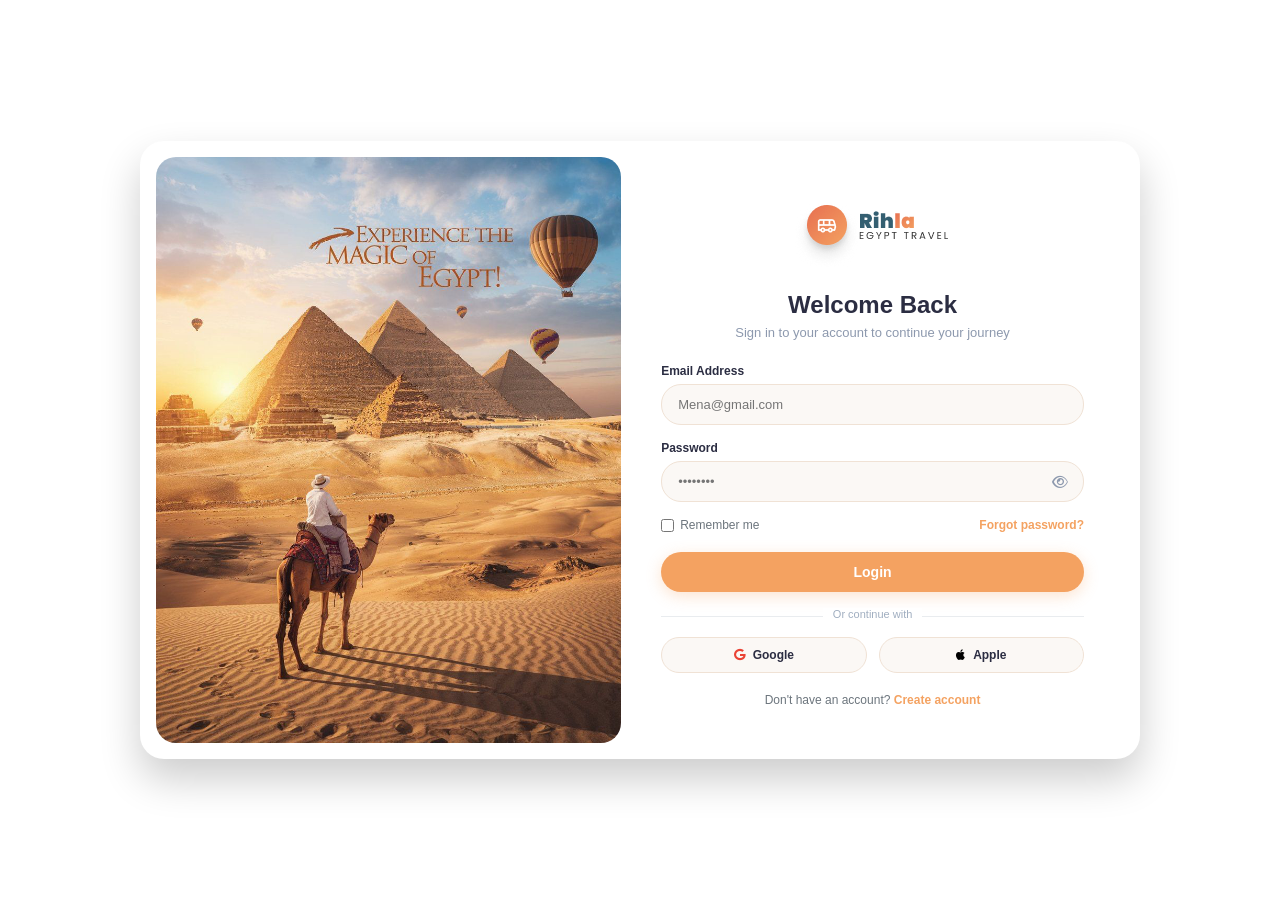
<file: auth.html>
<!DOCTYPE html>
<html lang="en">
<head>
    <meta charset="UTF-8">
    <meta name="viewport" content="width=device-width, initial-scale=1.0">
    <title>auth</title>
      <link rel="preconnect" href="https://fonts.googleapis.com">
<link rel="preconnect" href="https://fonts.gstatic.com" crossorigin>
<link href="https://fonts.googleapis.com/css2?family=Cairo:wght@200..1000&family=Glory:ital,wght@0,100..800;1,100..800&family=Playfair+Display:ital,wght@0,400..900;1,400..900&family=Plus+Jakarta+Sans:ital,wght@0,200..800;1,200..800&family=Poppins:ital,wght@0,100;0,200;0,300;0,400;0,500;0,600;0,700;0,800;0,900;1,100;1,200;1,300;1,400;1,500;1,600;1,700;1,800;1,900&family=Roboto:ital,wght@0,100..900;1,100..900&display=swap" rel="stylesheet">
  <link rel="stylesheet" href="https://cdnjs.cloudflare.com/ajax/libs/font-awesome/6.4.0/css/all.min.css">
     <link rel="stylesheet" href="auth.css">
</head>
<body>
  <div class="login-wrapper">
    <div class="login-card">
      
      <!-- Left Banner Side -->
      <div class="login-banner">
        <img src="img/812c1c4a9f919676849af803509fc8ff70b426f2.png" alt="Egypt Pyramids">
      </div>

      <!-- Right Form Side -->
      <div class="login-form-container">
        
        <!-- Logo -->
        <div class="logo">
          <div class="logo-text">
           <img src="./img/Logo.png" alt="logo" />
          </div>
        </div>

        <!-- Heading -->
        <div class="form-header">
          <h1>Welcome Back</h1>
          <p>Sign in to your account to continue your journey</p>
        </div>

        <!-- Form -->
        <form class="login-form">
          <div class="input-group">
            <label for="email">Email Address</label>
            <input type="email" id="email" placeholder="Mena@gmail.com" required>
          </div>

          <div class="input-group">
            <label for="password">Password</label>
            <div class="password-wrapper">
              <input type="password" id="password" placeholder="••••••••" required>
              <i class="fa-regular fa-eye toggle-password"></i>
            </div>
          </div>

          <div class="form-options">
            <label class="remember-me">
              <input type="checkbox">
              <span>Remember me</span>
            </label>
            <a href="#" class="forgot-pass">Forgot password?</a>
          </div>

          <button type="submit" class="btn-login">Login</button>
        </form>

        <!-- Divider -->
        <div class="divider">
          <span>Or continue with</span>
        </div>

        <!-- Social Login -->
        <div class="social-login">
          <button type="button" class="btn-social">
            <i class="fa-brands fa-google" style="color: #ea4335;"></i> Google
          </button>
          <button type="button" class="btn-social">
            <i class="fa-brands fa-apple" style="color: #000;"></i> Apple
          </button>
        </div>

        <!-- Sign Up Link -->
        <div class="form-footer">
          <p>Don't have an account? <a href="createacc.html">Create account</a></p>
        </div>

      </div>

    </div>
  </div>

</body>
</html>
</body>
</html>
</file>
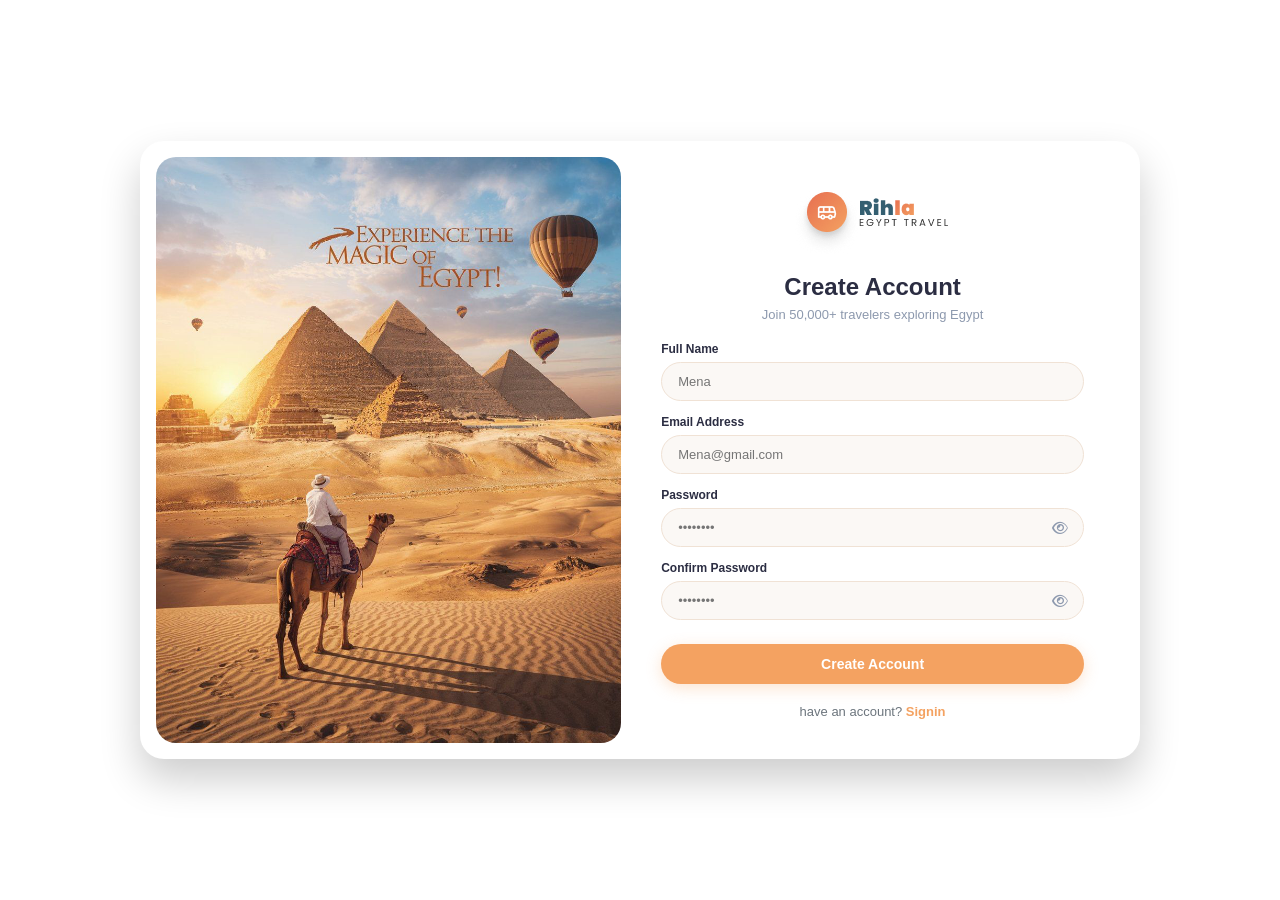
<file: createacc.html>
<!DOCTYPE html>
<html lang="en">
<head>
  <meta charset="UTF-8">
  <meta name="viewport" content="width=device-width, initial-scale=1.0">
  <title>Create Account</title>
  <!-- Font Awesome Icons -->
  <link rel="stylesheet" href="https://cdnjs.cloudflare.com/ajax/libs/font-awesome/6.4.0/css/all.min.css">
  <link rel="stylesheet" href="craeteacc.css">
</head>
<body>

  <div class="signup-wrapper">
    <div class="signup-card">
      
      <!-- Left Banner Side -->
      <div class="signup-banner">
        <img src="img/812c1c4a9f919676849af803509fc8ff70b426f2.png" alt="Egypt Pyramids">
      </div>

      <!-- Right Form Side -->
      <div class="signup-form-container">
        
        <!-- Logo -->
        <div class="logo">
          <div class="logo-text">
           <img src="./img/Logo.png" /> 
          </div>
        </div>

        <!-- Heading -->
        <div class="form-header">
          <h1>Create Account</h1>
          <p>Join 50,000+ travelers exploring Egypt</p>
        </div>

        <!-- Form -->
        <form class="signup-form">
          <div class="input-group">
            <label for="fullname">Full Name</label>
            <input type="text" id="fullname" placeholder="Mena" required>
          </div>

          <div class="input-group">
            <label for="email">Email Address</label>
            <input type="email" id="email" placeholder="Mena@gmail.com" required>
          </div>

          <div class="input-group">
            <label for="password">Password</label>
            <div class="password-wrapper">
              <input type="password" id="password" placeholder="••••••••" required>
              <i class="fa-regular fa-eye toggle-password"></i>
            </div>
          </div>

          <div class="input-group">
            <label for="confirm-password">Confirm Password</label>
            <div class="password-wrapper">
              <input type="password" id="confirm-password" placeholder="••••••••" required>
              <i class="fa-regular fa-eye toggle-password"></i>
            </div>
          </div>

          <button type="submit" class="btn-signup">Create Account</button>
        </form>

        <!-- Sign In Link -->
        <div class="form-footer">
          <p>have an account? <a href="siginin.html">Signin</a></p>
        </div>

      </div>

    </div>
  </div>

</body>
</html>
</file>
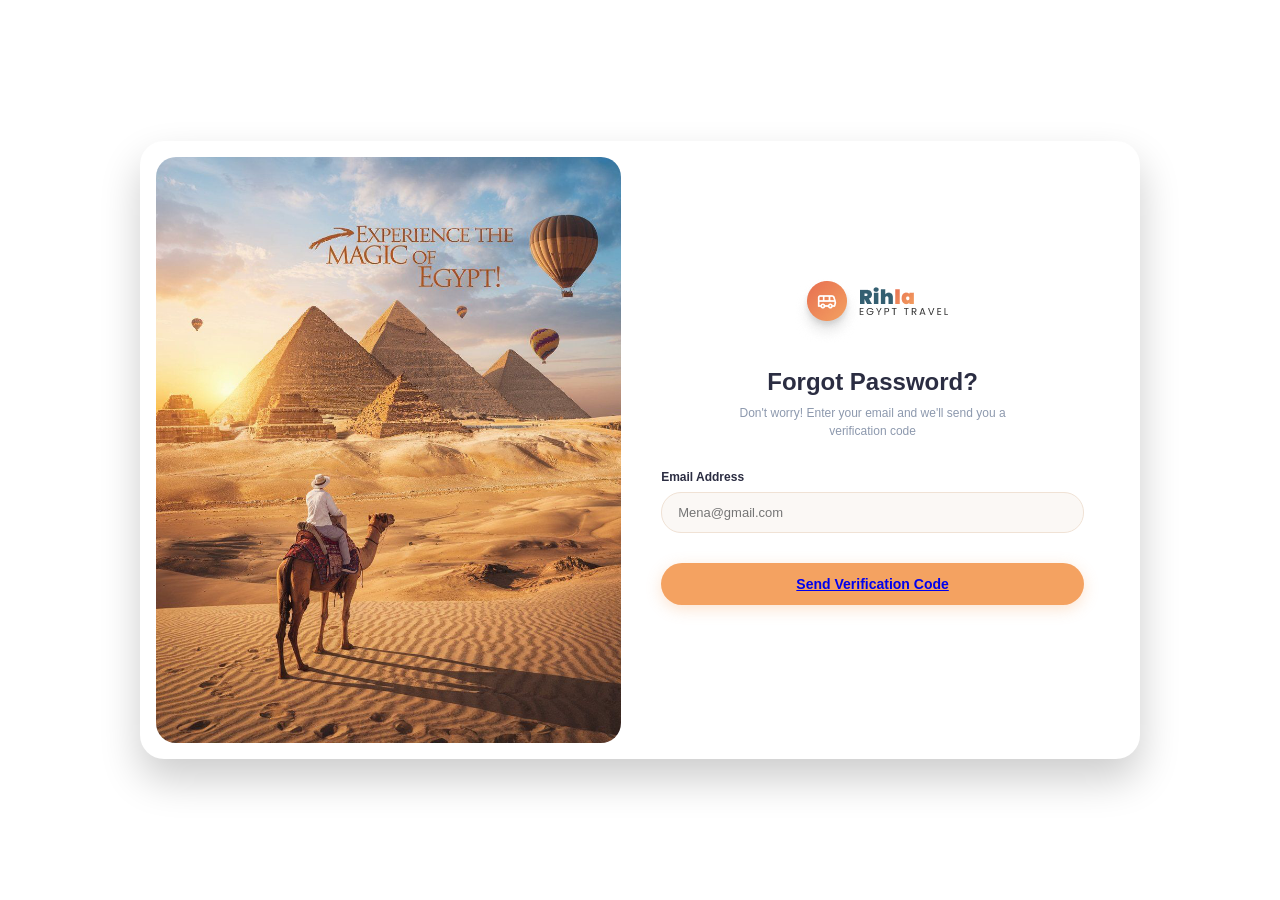
<file: siginin.html>
<!DOCTYPE html>
<html lang="en">
<head>
  <meta charset="UTF-8">
  <meta name="viewport" content="width=device-width, initial-scale=1.0">
  <title>Forgot Password</title>
  <!-- Font Awesome Icons -->
  <link rel="stylesheet" href="https://cdnjs.cloudflare.com/ajax/libs/font-awesome/6.4.0/css/all.min.css">
  <link rel="stylesheet" href="signin.css">
</head>
<body>

  <div class="forgot-wrapper">
    <div class="forgot-card">
      
      <!-- Left Banner Side -->
      <div class="forgot-banner">
        <img src="img/812c1c4a9f919676849af803509fc8ff70b426f2.png" alt="Egypt Pyramids">
      </div>

      <!-- Right Form Side -->
      <div class="forgot-form-container">
        
        <!-- Logo -->
        <div class="logo">
          <img src="./img/Logo.png" alt="logo"/>
        </div>

        <!-- Heading -->
        <div class="form-header">
          <h1>Forgot Password?</h1>
          <p>Don't worry! Enter your email and we'll send you a verification code</p>
        </div>

        <!-- Form -->
        <form class="forgot-form">
          <div class="input-group">
            <label for="email">Email Address</label>
            <input type="email" id="email" placeholder="Mena@gmail.com" required>
          </div>

          <button type="submit" class="btn-send"><a href="verify.html">Send Verification Code</a></button>
        </form>


      </div>

    </div>
  </div>

</body>
</html>
</file>
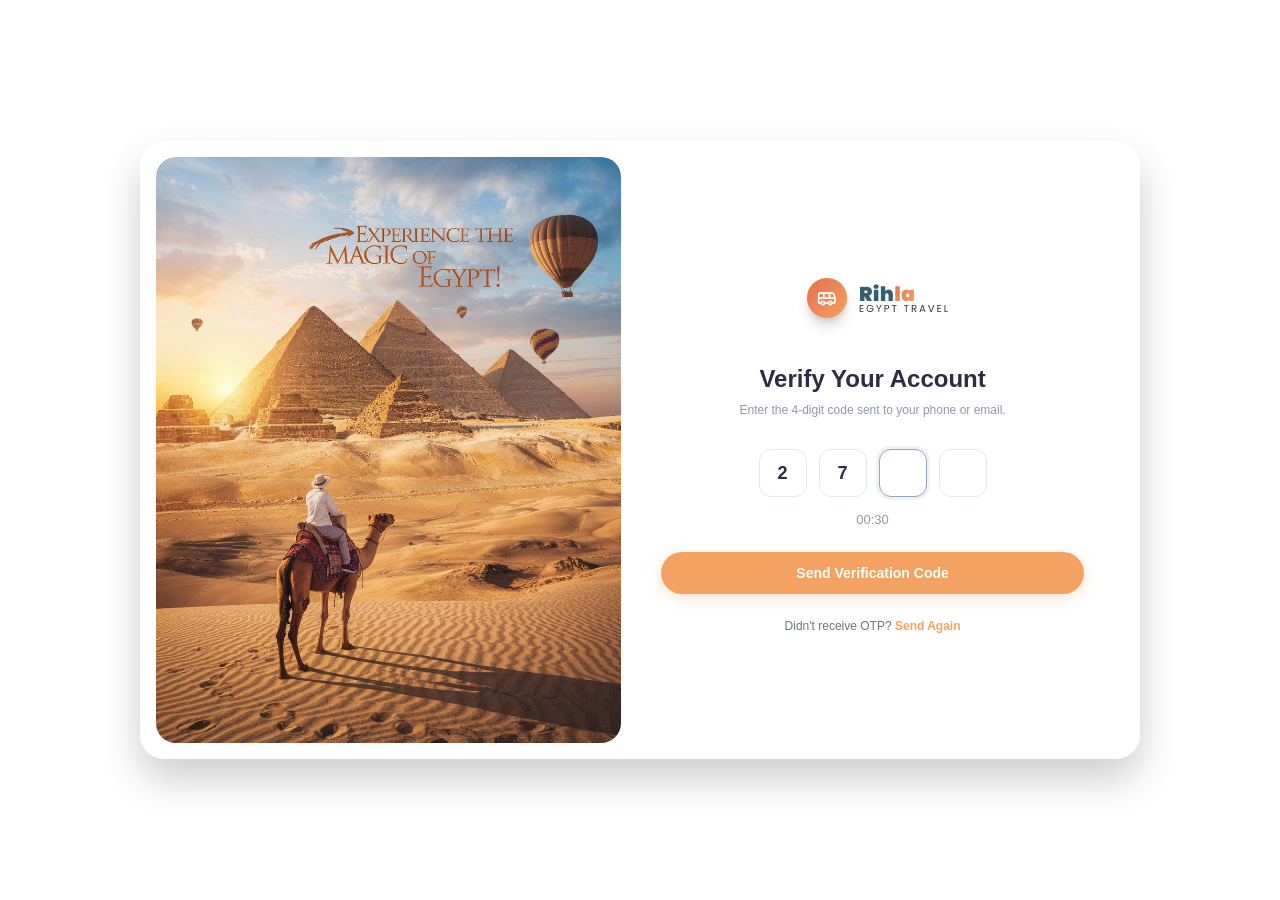
<file: verify.html>
<!DOCTYPE html>
<html lang="en">
<head>
  <meta charset="UTF-8">
  <meta name="viewport" content="width=device-width, initial-scale=1.0">
  <title>Verify</title>
  <!-- Font Awesome Icons -->
  <link rel="stylesheet" href="https://cdnjs.cloudflare.com/ajax/libs/font-awesome/6.4.0/css/all.min.css">
  <link rel="stylesheet" href="verify.css">
</head>
<body>

  <div class="verify-wrapper">
    <div class="verify-card">
      
    
      <div class="verify-banner">
        <img src="img/812c1c4a9f919676849af803509fc8ff70b426f2.png" alt="Egypt Pyramids">

      </div>

      <div class="verify-form-container">
        
        <!-- Logo -->
        <div class="logo">
        <img src="./img/Logo.png" />
        </div>

        <!-- Heading -->
        <div class="form-header">
          <h1>Verify Your Account</h1>
          <p>Enter the 4-digit code sent to your phone or email.</p>
        </div>

        <!-- Verification Form -->
        <form class="verify-form">
          <div class="otp-container">
            <input type="text" maxlength="1" value="2" required>
            <input type="text" maxlength="1" value="7" required>
            <input type="text" maxlength="1" class="active" autofocus required>
            <input type="text" maxlength="1" required>
          </div>

          <div class="timer">00:30</div>

          <button type="submit" class="btn-verify">Send Verification Code</button>
        </form>

        <div class="form-footer">
          <p>Didn't receive OTP? <a href="#">Send Again</a></p>
        </div>

      </div>

    </div>
  </div>

</body>
</html>
</file>
<file: auth.css>
* {
  padding: 0;
  margin: 0;
  box-sizing: border-box;
  font-family: 'Segoe UI', Tahoma, Geneva, Verdana, sans-serif;
}

body {

  min-height: 100vh;
  display: flex;
  align-items: center;
  justify-content: center;
  padding: 20px;
}


.login-wrapper {
  width: 100%;
  max-width: 1000px;
}

.login-card {
  background: #ffffff;
  border-radius: 24px;
  display: flex;
  overflow: hidden;
  box-shadow: 0 20px 40px rgba(0, 0, 0, 0.2);
  min-height: 580px;
  padding: 16px; 
  gap: 20px;
}

.login-banner {
  flex: 1.1;
  position: relative;
  border-radius: 20px;
  overflow: hidden;
}

.login-banner img {
  width: 100%;
  height: 100%;
  object-fit: cover;
}

.banner-overlay {
  position: absolute;
  top: 40px;
  left: 40px;
  color: #c86338;
}

.banner-overlay h2 {
  font-size: 28px;
  font-weight: 800;
  line-height: 1.2;
  font-family: 'Georgia', serif;
  letter-spacing: 1px;
}

.banner-overlay h2 span {
  font-size: 34px;
}

.login-form-container {
  flex: 1;
  padding: 30px 40px 20px 20px;
  display: flex;
  flex-direction: column;
  justify-content: center;
  align-items: center;
  text-align: center;
}


.logo {
  display: flex;
  align-items: center;
  gap: 10px;
  margin-bottom: 20px;
}

.logo .icon {
  width: 38px;
  height: 38px;
  background-color: #e76f51;
  color: white;
  border-radius: 50%;
  display: flex;
  justify-content: center;
  align-items: center;
  font-size: 16px;
}

.logo-text h2 {
  font-size: 18px;
  color: #264653;
  line-height: 1;
}

.logo-text span {
  font-size: 9px;
  color: #a0a0a0;
  letter-spacing: 1px;
}


.form-header h1 {
  font-size: 24px;
  color: #2b2d42;
  font-weight: 800;
  margin-bottom: 6px;
}

.form-header p {
  font-size: 13px;
  color: #8d99ae;
  margin-bottom: 24px;
}


.login-form {
  width: 100%;
}

.input-group {
  text-align: left;
  margin-bottom: 16px;
}

.input-group label {
  display: block;
  font-size: 12px;
  font-weight: 600;
  color: #2b2d42;
  margin-bottom: 6px;
}

.input-group input {
  width: 100%;
  padding: 12px 16px;
  background-color: #fbf8f5;
  border: 1px solid #f0e2d5;
  border-radius: 20px;
  font-size: 13px;
  outline: none;
  color: #333;
}

.password-wrapper {
  position: relative;
  display: flex;
  align-items: center;
}

.toggle-password {
  position: absolute;
  right: 16px;
  color: #8d99ae;
  cursor: pointer;
  font-size: 14px;
}


.form-options {
  display: flex;
  justify-content: space-between;
  align-items: center;
  font-size: 12px;
  margin-bottom: 20px;
}

.remember-me {
  display: flex;
  align-items: center;
  gap: 6px;
  color: #6c757d;
  cursor: pointer;
}

.remember-me input {
  accent-color: #f4a261;
}

.forgot-pass {
  color: #f4a261;
  text-decoration: none;
  font-weight: 600;
}


.btn-login {
  width: 100%;
  padding: 12px;
  background-color: #f4a261;
  color: white;
  border: none;
  border-radius: 25px;
  font-size: 14px;
  font-weight: 600;
  cursor: pointer;
  box-shadow: 0 4px 15px rgba(244, 162, 97, 0.3);
  transition: background 0.3s ease;
}

.btn-login:hover {
  background-color: #e76f51;
}

.divider {
  width: 100%;
  text-align: center;
  border-bottom: 1px solid #e9ecef;
  line-height: 0.1em;
  margin: 20px 0;
}

.divider span {
  background: #fff;
  padding: 0 10px;
  font-size: 11px;
  color: #a0aec0;
}

.social-login {
  display: flex;
  gap: 12px;
  width: 100%;
  margin-bottom: 20px;
}

.btn-social {
  flex: 1;
  padding: 10px;
  background-color: #fbf8f5;
  border: 1px solid #f0e2d5;
  border-radius: 20px;
  font-size: 12px;
  font-weight: 600;
  color: #2b2d42;
  cursor: pointer;
  display: flex;
  align-items: center;
  justify-content: center;
  gap: 8px;
}

.form-footer p {
  font-size: 12px;
  color: #6c757d;
}

.form-footer a {
  color: #f4a261;
  font-weight: 700;
  text-decoration: none;
}


@media (max-width: 768px) {
  .login-card {
    flex-direction: column;
    padding: 10px;
  }

  .login-banner {
    height: 200px;
  }

  .banner-overlay h2 {
    font-size: 20px;
  }

  .login-form-container {
    padding: 20px 10px;
  }
}
</file>
<file: craeteacc.css>
* {
  padding: 0;
  margin: 0;
  box-sizing: border-box;
  font-family: 'Segoe UI', Tahoma, Geneva, Verdana, sans-serif;
}

body {
  min-height: 100vh;
  display: flex;
  align-items: center;
  justify-content: center;
  padding: 20px;
}

.signup-wrapper {
  width: 100%;
  max-width: 1000px;
}

.signup-card {
  background: #ffffff;
  border-radius: 24px;
  display: flex;
  overflow: hidden;
  box-shadow: 0 20px 40px rgba(0, 0, 0, 0.2);
  min-height: 600px;
  padding: 16px;
  gap: 20px;
}

.signup-banner {
  flex: 1.1;
  position: relative;
  border-radius: 20px;
  overflow: hidden;
}

.signup-banner img {
  width: 100%;
  height: 100%;
  object-fit: cover;
}

.banner-overlay {
  position: absolute;
  top: 40px;
  left: 40px;
  color: #c86338;
}

.banner-overlay h2 {
  font-size: 28px;
  font-weight: 800;
  line-height: 1.2;
  font-family: 'Georgia', serif;
  letter-spacing: 1px;
}

.banner-overlay h2 span {
  font-size: 34px;
}

.signup-form-container {
  flex: 1;
  padding: 20px 40px 10px 20px;
  display: flex;
  flex-direction: column;
  justify-content: center;
  align-items: center;
  text-align: center;
}

.logo {
  display: flex;
  align-items: center;
  gap: 10px;
  margin-bottom: 15px;
}

.logo .icon {
  width: 38px;
  height: 38px;
  background-color: #e76f51;
  color: white;
  border-radius: 50%;
  display: flex;
  justify-content: center;
  align-items: center;
  font-size: 16px;
}

.logo-text h2 {
  font-size: 18px;
  color: #264653;
  line-height: 1;
}

.logo-text span {
  font-size: 9px;
  color: #a0a0a0;
  letter-spacing: 1px;
}

.form-header h1 {
  font-size: 24px;
  color: #2b2d42;
  font-weight: 800;
  margin-bottom: 6px;
}

.form-header p {
  font-size: 13px;
  color: #8d99ae;
  margin-bottom: 20px;
}

.signup-form {
  width: 100%;
}

.input-group {
  text-align: left;
  margin-bottom: 14px;
}

.input-group label {
  display: block;
  font-size: 12px;
  font-weight: 600;
  color: #2b2d42;
  margin-bottom: 6px;
}

.input-group input {
  width: 100%;
  padding: 11px 16px;
  background-color: #fbf8f5;
  border: 1px solid #f0e2d5;
  border-radius: 20px;
  font-size: 13px;
  outline: none;
  color: #333;
}

.password-wrapper {
  position: relative;
  display: flex;
  align-items: center;
}

.toggle-password {
  position: absolute;
  right: 16px;
  color: #8d99ae;
  cursor: pointer;
  font-size: 14px;
}

.btn-signup {
  width: 100%;
  padding: 12px;
  background-color: #f4a261;
  color: white;
  border: none;
  border-radius: 25px;
  font-size: 14px;
  font-weight: 600;
  cursor: pointer;
  box-shadow: 0 4px 15px rgba(244, 162, 97, 0.3);
  margin-top: 10px;
  margin-bottom: 20px;
  transition: background 0.3s ease;
}

.btn-signup:hover {
  background-color: #e76f51;
}

.form-footer p {
  font-size: 13px;
  color: #6c757d;
}

.form-footer a {
  color: #f4a261;
  font-weight: 700;
  text-decoration: none;
}


@media (max-width: 1024px) {
  .signup-wrapper {
    max-width: 92%;
  }

  .signup-card {
    min-height: 540px;
  }

  .signup-form-container {
    padding: 15px 20px;
  }
}

@media (max-width: 820px) {
  .signup-card {
    flex-direction: column;
    height: auto;
    padding: 12px;
  }

  .signup-banner {
    width: 100%;
    height: 200px;
    flex: none;
  }

  .banner-overlay {
    top: 20px;
    left: 20px;
  }

  .banner-overlay h2 {
    font-size: 22px;
  }

  .signup-form-container {
    width: 100%;
    padding: 20px 15px;
    flex: none;
  }
}

@media (max-width: 576px) {
  body {
    padding: 10px;
  }

  .signup-card {
    border-radius: 16px;
    padding: 8px;
  }

  .signup-banner {
    height: 150px;
    border-radius: 12px;
  }

  .banner-overlay h2 {
    font-size: 16px;
  }

  .banner-overlay h2 span {
    font-size: 20px;
  }

  .form-header h1 {
    font-size: 20px;
  }

  .form-header p {
    font-size: 12px;
  }

  .input-group input {
    padding: 10px 14px;
  }

  .btn-signup {
    padding: 11px;
  }
}
</file>
<file: signin.css>
* {
  padding: 0;
  margin: 0;
  box-sizing: border-box;
  font-family: 'Segoe UI', Tahoma, Geneva, Verdana, sans-serif;
}

body {
  min-height: 100vh;
  display: flex;
  align-items: center;
  justify-content: center;
  padding: 20px;
}

.forgot-wrapper {
  width: 100%;
  max-width: 1000px;
}

.forgot-card {
  background: #ffffff;
  border-radius: 24px;
  display: flex;
  overflow: hidden;
  box-shadow: 0 20px 40px rgba(0, 0, 0, 0.2);
  min-height: 580px;
  padding: 16px;
  gap: 20px;
}

.forgot-banner {
  flex: 1.1;
  position: relative;
  border-radius: 20px;
  overflow: hidden;
}

.forgot-banner img {
  width: 100%;
  height: 100%;
  object-fit: cover;
}

.banner-overlay {
  position: absolute;
  top: 40px;
  left: 40px;
  color: #c86338;
}

.banner-overlay h2 {
  font-size: 28px;
  font-weight: 800;
  line-height: 1.2;
  font-family: 'Georgia', serif;
  letter-spacing: 1px;
}

.banner-overlay h2 span {
  font-size: 34px;
}

.forgot-form-container {
  flex: 1;
  padding: 30px 40px 20px 20px;
  display: flex;
  flex-direction: column;
  justify-content: center;
  align-items: center;
  text-align: center;
}

.logo {
  display: flex;
  align-items: center;
  gap: 10px;
  margin-bottom: 25px;
}

.logo .icon {
  width: 38px;
  height: 38px;
  background-color: #e76f51;
  color: white;
  border-radius: 50%;
  display: flex;
  justify-content: center;
  align-items: center;
  font-size: 16px;
}

.logo-text h2 {
  font-size: 18px;
  color: #264653;
  line-height: 1;
}

.logo-text span {
  font-size: 9px;
  color: #a0a0a0;
  letter-spacing: 1px;
}

.form-header h1 {
  font-size: 24px;
  color: #2b2d42;
  font-weight: 800;
  margin-bottom: 8px;
}

.form-header p {
  font-size: 12px;
  color: #8d99ae;
  margin-bottom: 30px;
  max-width: 280px;
  line-height: 1.5;
}

.forgot-form {
  width: 100%;
}

.input-group {
  text-align: left;
  margin-bottom: 20px;
}

.input-group label {
  display: block;
  font-size: 12px;
  font-weight: 600;
  color: #2b2d42;
  margin-bottom: 8px;
}

.input-group input {
  width: 100%;
  padding: 12px 16px;
  background-color: #fbf8f5;
  border: 1px solid #f0e2d5;
  border-radius: 20px;
  font-size: 13px;
  outline: none;
  color: #333;
}

.btn-send {
  width: 100%;
  padding: 13px;
  background-color: #f4a261;
  color: white;
  border: none;
  border-radius: 25px;
  font-size: 14px;
  font-weight: 600;
  cursor: pointer;
  box-shadow: 0 4px 15px rgba(244, 162, 97, 0.3);
  margin-top: 10px;
  margin-bottom: 25px;
  transition: background 0.3s ease;
}

.btn-send:hover {
  background-color: #e76f51;
}

.form-footer p {
  font-size: 12px;
  color: #6c757d;
}

.form-footer a {
  color: #f4a261;
  font-weight: 700;
  text-decoration: none;
}


@media (max-width: 820px) {
  .forgot-card {
    flex-direction: column;
    height: auto;
    padding: 12px;
  }

  .forgot-banner {
    width: 100%;
    height: 200px;
    flex: none;
  }

  .banner-overlay {
    top: 20px;
    left: 20px;
  }

  .banner-overlay h2 {
    font-size: 22px;
  }

  .forgot-form-container {
    width: 100%;
    padding: 30px 15px;
    flex: none;
  }
}

@media (max-width: 576px) {
  body {
    padding: 10px;
  }

  .forgot-card {
    border-radius: 16px;
    padding: 8px;
  }

  .forgot-banner {
    height: 150px;
    border-radius: 12px;
  }

  .banner-overlay h2 {
    font-size: 16px;
  }

  .banner-overlay h2 span {
    font-size: 20px;
  }

  .form-header h1 {
    font-size: 20px;
  }

  .form-header p {
    font-size: 11px;
  }

  .btn-send {
    padding: 11px;
  }
}
</file>
<file: verify.css>
* {
  padding: 0;
  margin: 0;
  box-sizing: border-box;
  font-family: 'Segoe UI', Tahoma, Geneva, Verdana, sans-serif;
}

body {

  min-height: 100vh;
  display: flex;
  align-items: center;
  justify-content: center;
  padding: 20px;
}

.verify-wrapper {
  width: 100%;
  max-width: 1000px;
}

.verify-card {
  background: #ffffff;
  border-radius: 24px;
  display: flex;
  overflow: hidden;
  box-shadow: 0 20px 40px rgba(0, 0, 0, 0.2);
  min-height: 580px;
  padding: 16px;
  gap: 20px;
}

.verify-banner {
  flex: 1.1;
  position: relative;
  border-radius: 20px;
  overflow: hidden;
}

.verify-banner img {
  width: 100%;
  height: 100%;
  object-fit: cover;
}

.banner-overlay {
  position: absolute;
  top: 40px;
  left: 40px;
  color: #c86338;
}

.banner-overlay h2 {
  font-size: 28px;
  font-weight: 800;
  line-height: 1.2;
  font-family: 'Georgia', serif;
  letter-spacing: 1px;
}

.banner-overlay h2 span {
  font-size: 34px;
}

.verify-form-container {
  flex: 1;
  padding: 30px 40px 20px 20px;
  display: flex;
  flex-direction: column;
  justify-content: center;
  align-items: center;
  text-align: center;
}

.logo {
  display: flex;
  align-items: center;
  gap: 10px;
  margin-bottom: 25px;
}

.form-header h1 {
  font-size: 24px;
  color: #2b2d42;
  font-weight: 800;
  margin-bottom: 8px;
}

.form-header p {
  font-size: 12px;
  color: #8d99ae;
  margin-bottom: 30px;
  max-width: 280px;
  line-height: 1.5;
}

.verify-form {
  width: 100%;
  display: flex;
  flex-direction: column;
  align-items: center;
}

.otp-container {
  display: flex;
  gap: 12px;
  justify-content: center;
  margin-bottom: 15px;
}

.otp-container input {
  width: 48px;
  height: 48px;
  border-radius: 12px;
  border: 1px solid #e2e8f0;
  background-color: #ffffff;
  text-align: center;
  font-size: 18px;
  font-weight: 600;
  color: #2b2d42;
  outline: none;
  transition: all 0.2s ease;
}

.otp-container input:focus,
.otp-container input.active {
  border-color: #94a3b8;
  box-shadow: 0 0 0 3px rgba(148, 163, 184, 0.15);
}

.timer {
  font-size: 13px;
  color: #8d99ae;
  margin-bottom: 25px;
  font-weight: 500;
}

.btn-verify {
  width: 100%;
  padding: 13px;
  background-color: #f4a261;
  color: white;
  border: none;
  border-radius: 25px;
  font-size: 14px;
  font-weight: 600;
  cursor: pointer;
  box-shadow: 0 4px 15px rgba(244, 162, 97, 0.3);
  margin-bottom: 25px;
  transition: background 0.3s ease;
}

.btn-verify:hover {
  background-color: #e76f51;
}

.form-footer p {
  font-size: 12px;
  color: #6c757d;
}

.form-footer a {
  color: #f4a261;
  font-weight: 700;
  text-decoration: none;
}


@media (max-width: 820px) {
  .verify-card {
    flex-direction: column;
    height: auto;
    padding: 12px;
  }

  .verify-banner {
    width: 100%;
    height: 200px;
    flex: none;
  }

  .banner-overlay {
    top: 20px;
    left: 20px;
  }

  .banner-overlay h2 {
    font-size: 22px;
  }

  .verify-form-container {
    width: 100%;
    padding: 30px 15px;
    flex: none;
  }
}


@media (max-width: 576px) {
  body {
    padding: 10px;
  }

  .verify-card {
    border-radius: 16px;
    padding: 8px;
  }

  .verify-banner {
    height: 150px;
    border-radius: 12px;
  }

  .banner-overlay h2 {
    font-size: 16px;
  }

  .banner-overlay h2 span {
    font-size: 20px;
  }

  .form-header h1 {
    font-size: 20px;
  }

  .form-header p {
    font-size: 11px;
  }

  .otp-container {
    gap: 8px;
  }

  .otp-container input {
    width: 42px;
    height: 42px;
    font-size: 16px;
  }

  .btn-verify {
    padding: 11px;
  }
}
</file>
